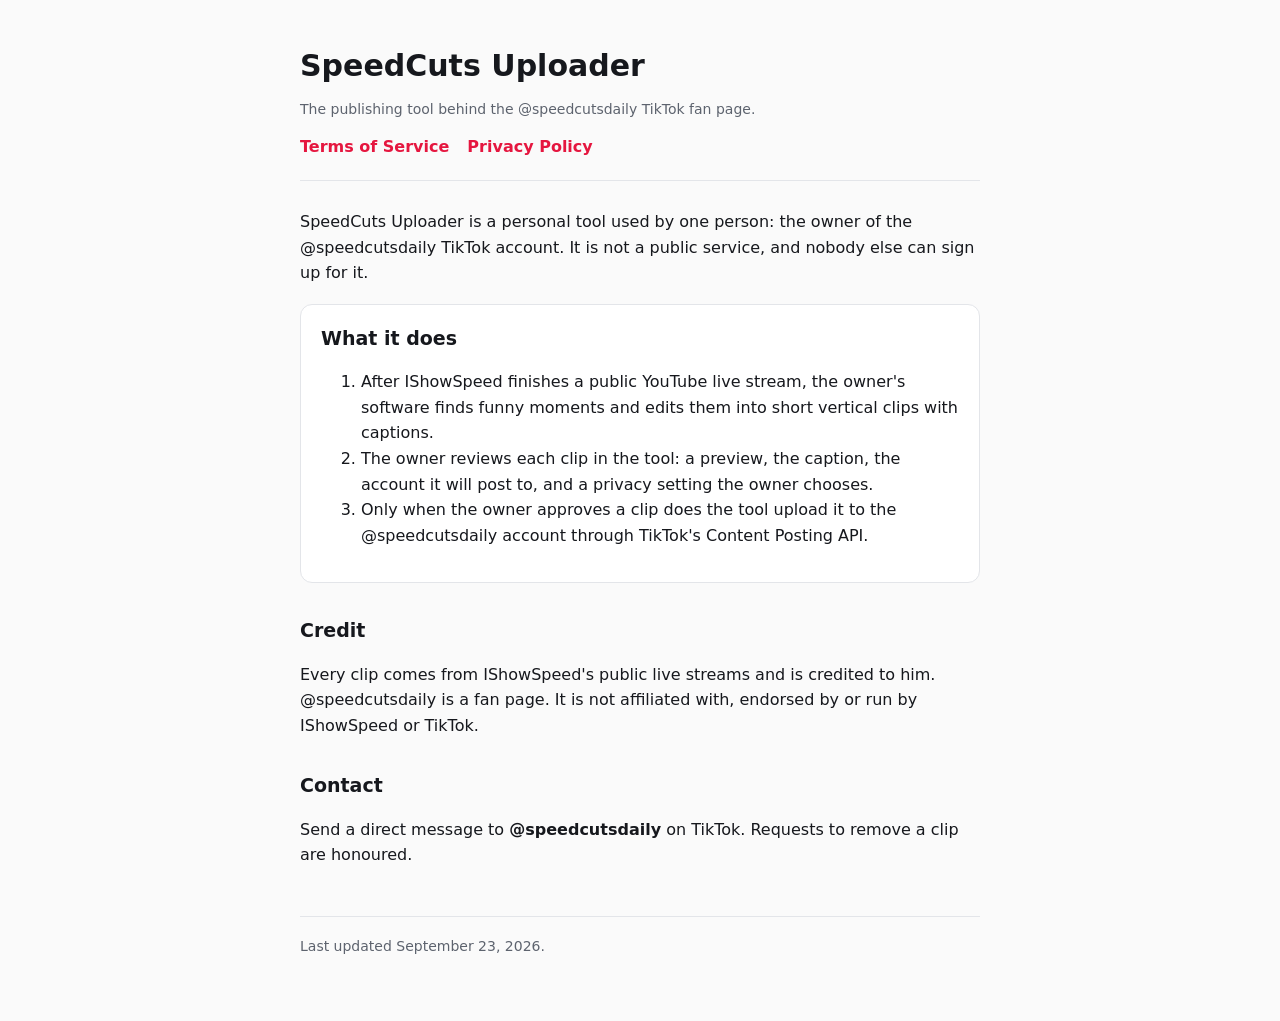
<file: index.html>
<!doctype html>
<html lang="en">
<head>
<meta charset="utf-8">
<meta name="viewport" content="width=device-width, initial-scale=1">
<title>SpeedCuts Uploader</title>
<meta name="description" content="A private, single-user tool that publishes IShowSpeed fan clips to the @speedcutsdaily TikTok account.">
<link rel="stylesheet" href="style.css">
</head>
<body>
<main>
<header>
  <h1>SpeedCuts Uploader</h1>
  <p class="muted">The publishing tool behind the @speedcutsdaily TikTok fan page.</p>
  <nav><a href="terms.html">Terms of Service</a><a href="privacy.html">Privacy Policy</a></nav>
</header>

<p>SpeedCuts Uploader is a personal tool used by one person: the owner of the @speedcutsdaily TikTok account. It is not a public service, and nobody else can sign up for it.</p>

<div class="card">
  <h2 style="margin-top:0">What it does</h2>
  <ol>
    <li>After IShowSpeed finishes a public YouTube live stream, the owner's software finds funny moments and edits them into short vertical clips with captions.</li>
    <li>The owner reviews each clip in the tool: a preview, the caption, the account it will post to, and a privacy setting the owner chooses.</li>
    <li>Only when the owner approves a clip does the tool upload it to the @speedcutsdaily account through TikTok's Content Posting API.</li>
  </ol>
</div>

<h2>Credit</h2>
<p>Every clip comes from IShowSpeed's public live streams and is credited to him. @speedcutsdaily is a fan page. It is not affiliated with, endorsed by or run by IShowSpeed or TikTok.</p>

<h2>Contact</h2>
<p>Send a direct message to <strong>@speedcutsdaily</strong> on TikTok. Requests to remove a clip are honoured.</p>

<footer>Last updated September 23, 2026.</footer>
</main>
</body>
</html>
</file>
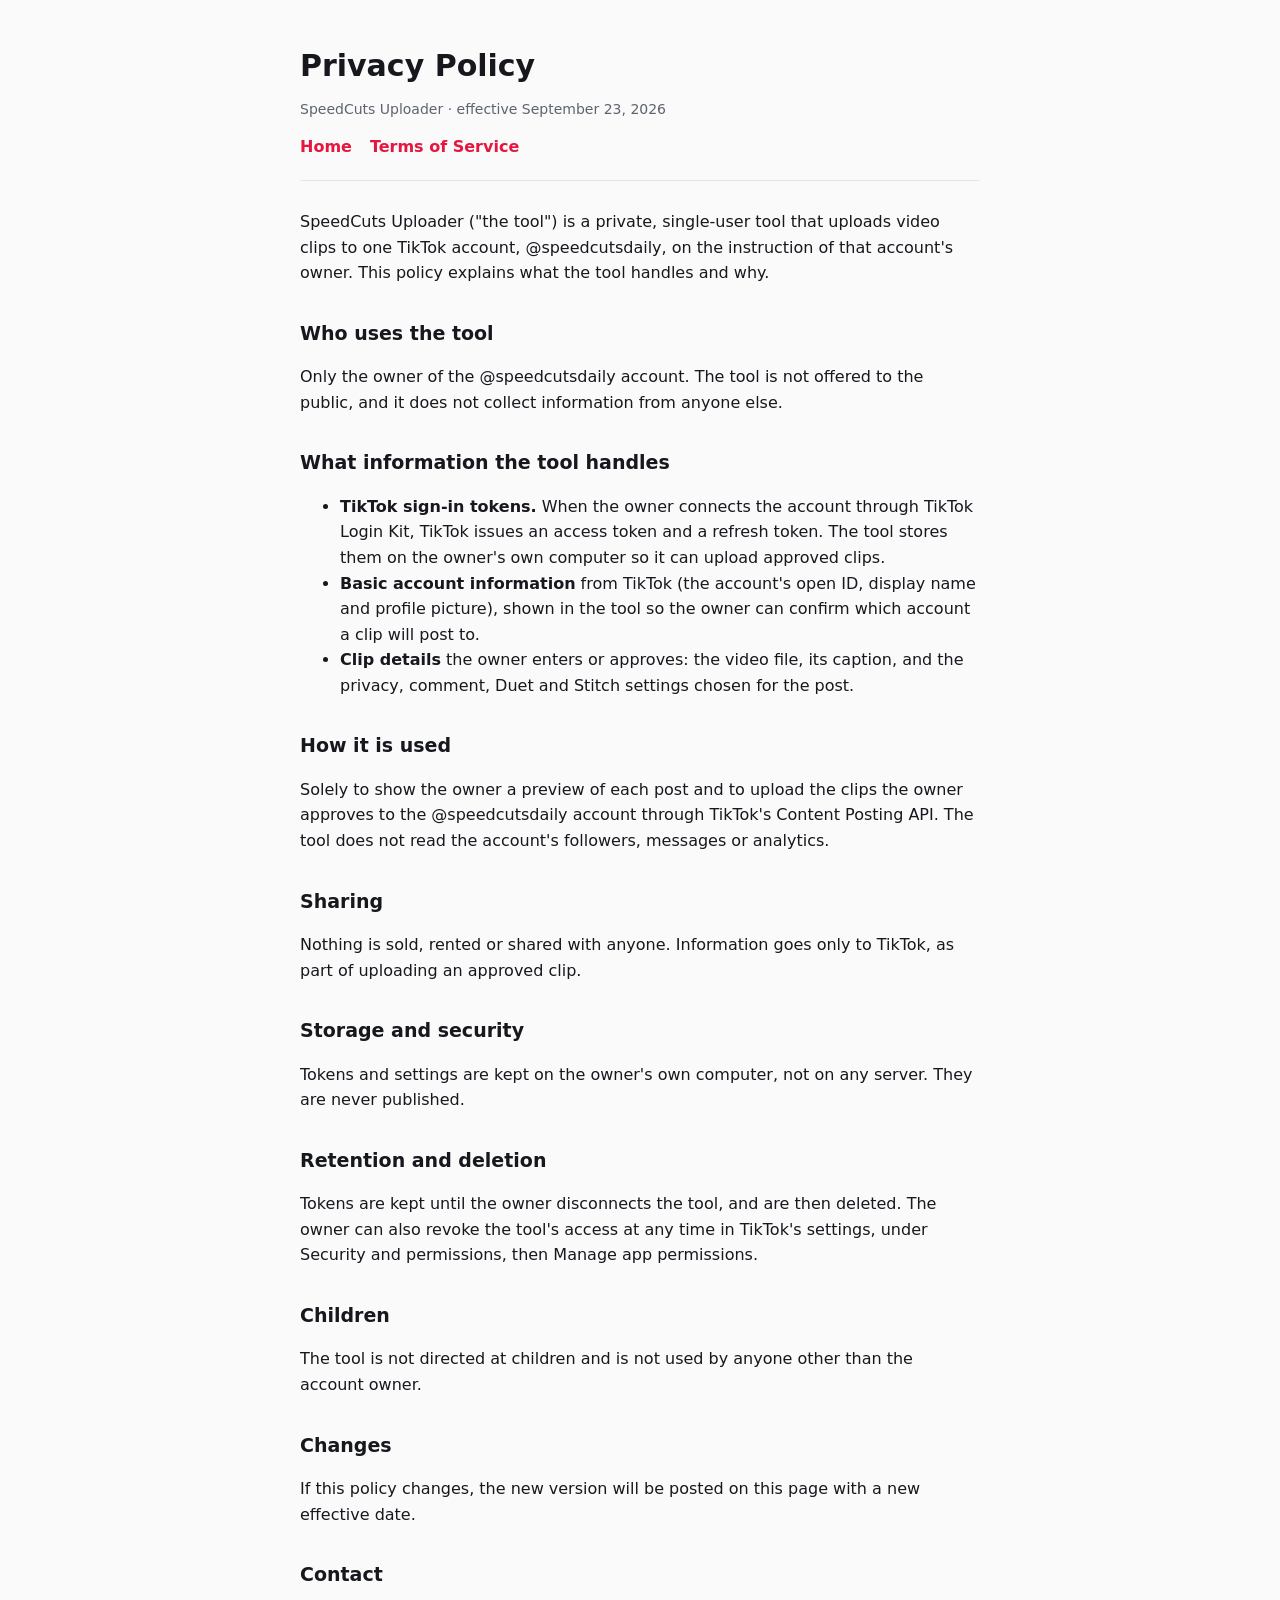
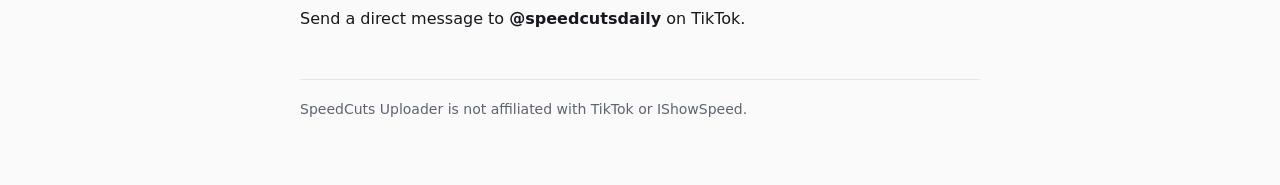
<file: privacy.html>
<!doctype html>
<html lang="en">
<head>
<meta charset="utf-8">
<meta name="viewport" content="width=device-width, initial-scale=1">
<title>Privacy Policy · SpeedCuts Uploader</title>
<link rel="stylesheet" href="style.css">
</head>
<body>
<main>
<header>
  <h1>Privacy Policy</h1>
  <p class="muted">SpeedCuts Uploader · effective September 23, 2026</p>
  <nav><a href="index.html">Home</a><a href="terms.html">Terms of Service</a></nav>
</header>

<p>SpeedCuts Uploader ("the tool") is a private, single-user tool that uploads video clips to one TikTok account, @speedcutsdaily, on the instruction of that account's owner. This policy explains what the tool handles and why.</p>

<h2>Who uses the tool</h2>
<p>Only the owner of the @speedcutsdaily account. The tool is not offered to the public, and it does not collect information from anyone else.</p>

<h2>What information the tool handles</h2>
<ul>
  <li><strong>TikTok sign-in tokens.</strong> When the owner connects the account through TikTok Login Kit, TikTok issues an access token and a refresh token. The tool stores them on the owner's own computer so it can upload approved clips.</li>
  <li><strong>Basic account information</strong> from TikTok (the account's open ID, display name and profile picture), shown in the tool so the owner can confirm which account a clip will post to.</li>
  <li><strong>Clip details</strong> the owner enters or approves: the video file, its caption, and the privacy, comment, Duet and Stitch settings chosen for the post.</li>
</ul>

<h2>How it is used</h2>
<p>Solely to show the owner a preview of each post and to upload the clips the owner approves to the @speedcutsdaily account through TikTok's Content Posting API. The tool does not read the account's followers, messages or analytics.</p>

<h2>Sharing</h2>
<p>Nothing is sold, rented or shared with anyone. Information goes only to TikTok, as part of uploading an approved clip.</p>

<h2>Storage and security</h2>
<p>Tokens and settings are kept on the owner's own computer, not on any server. They are never published.</p>

<h2>Retention and deletion</h2>
<p>Tokens are kept until the owner disconnects the tool, and are then deleted. The owner can also revoke the tool's access at any time in TikTok's settings, under Security and permissions, then Manage app permissions.</p>

<h2>Children</h2>
<p>The tool is not directed at children and is not used by anyone other than the account owner.</p>

<h2>Changes</h2>
<p>If this policy changes, the new version will be posted on this page with a new effective date.</p>

<h2>Contact</h2>
<p>Send a direct message to <strong>@speedcutsdaily</strong> on TikTok.</p>

<footer>SpeedCuts Uploader is not affiliated with TikTok or IShowSpeed.</footer>
</main>
</body>
</html>
</file>
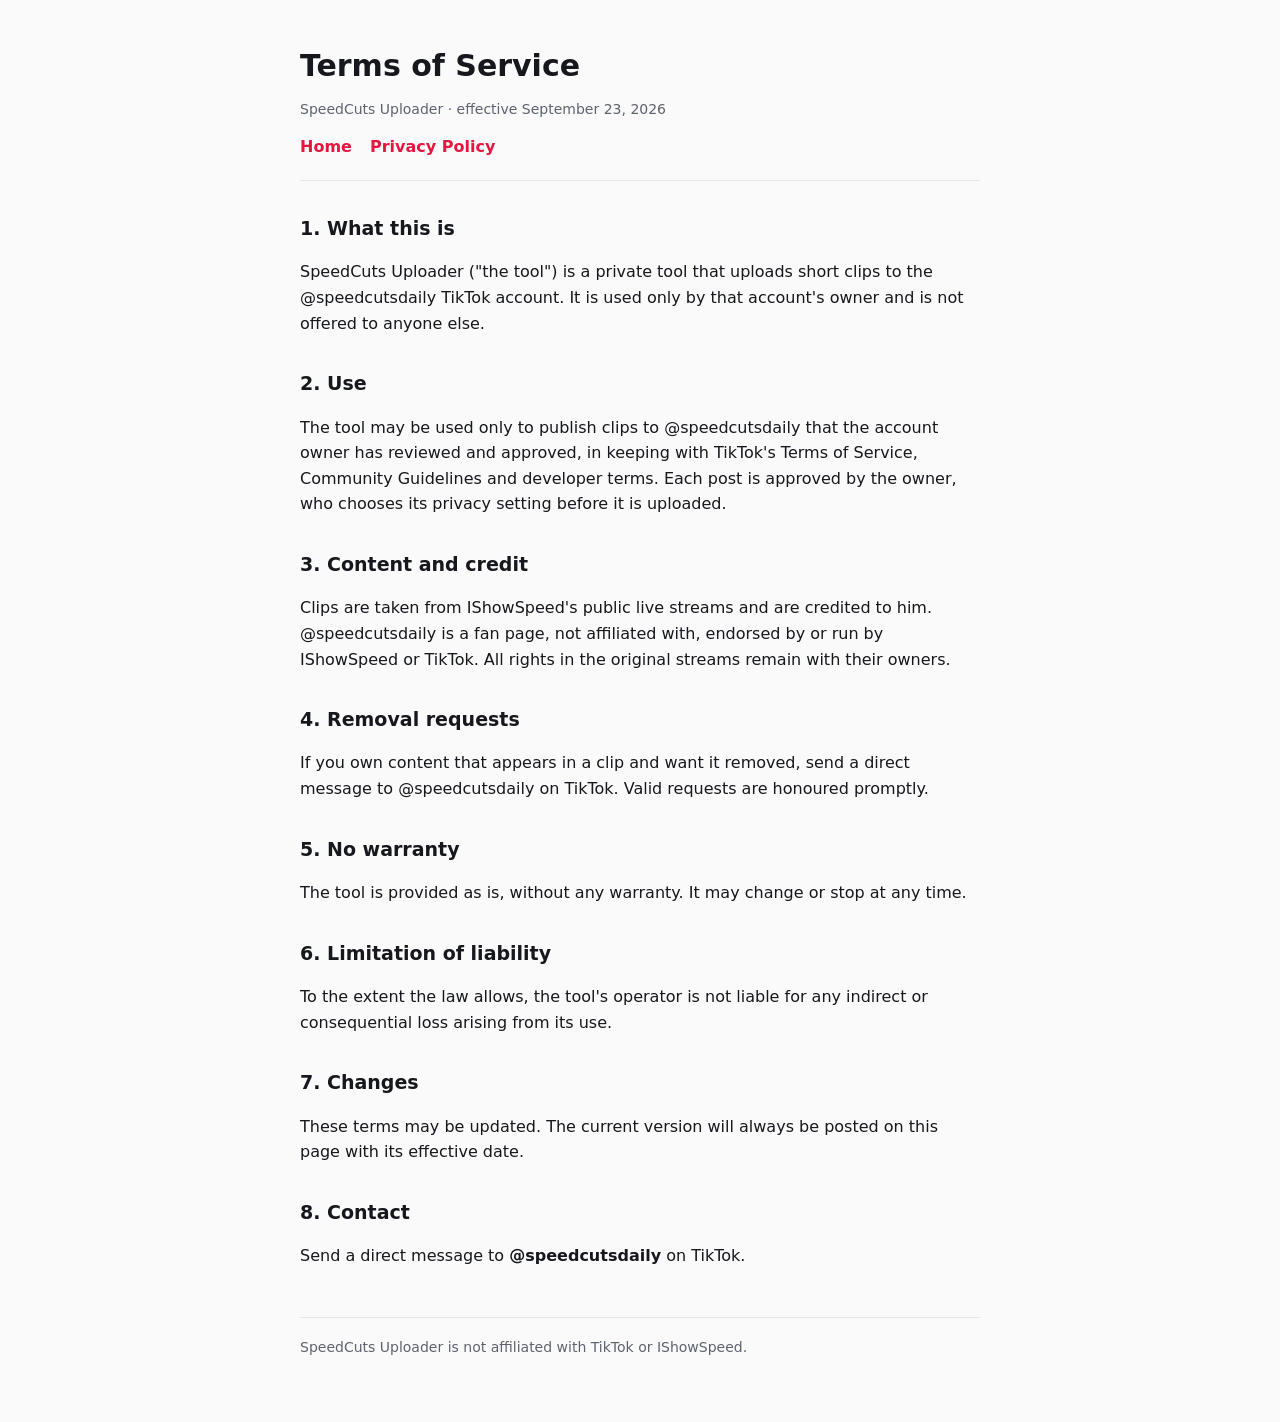
<file: terms.html>
<!doctype html>
<html lang="en">
<head>
<meta charset="utf-8">
<meta name="viewport" content="width=device-width, initial-scale=1">
<title>Terms of Service · SpeedCuts Uploader</title>
<link rel="stylesheet" href="style.css">
</head>
<body>
<main>
<header>
  <h1>Terms of Service</h1>
  <p class="muted">SpeedCuts Uploader · effective September 23, 2026</p>
  <nav><a href="index.html">Home</a><a href="privacy.html">Privacy Policy</a></nav>
</header>

<h2>1. What this is</h2>
<p>SpeedCuts Uploader ("the tool") is a private tool that uploads short clips to the @speedcutsdaily TikTok account. It is used only by that account's owner and is not offered to anyone else.</p>

<h2>2. Use</h2>
<p>The tool may be used only to publish clips to @speedcutsdaily that the account owner has reviewed and approved, in keeping with TikTok's Terms of Service, Community Guidelines and developer terms. Each post is approved by the owner, who chooses its privacy setting before it is uploaded.</p>

<h2>3. Content and credit</h2>
<p>Clips are taken from IShowSpeed's public live streams and are credited to him. @speedcutsdaily is a fan page, not affiliated with, endorsed by or run by IShowSpeed or TikTok. All rights in the original streams remain with their owners.</p>

<h2>4. Removal requests</h2>
<p>If you own content that appears in a clip and want it removed, send a direct message to @speedcutsdaily on TikTok. Valid requests are honoured promptly.</p>

<h2>5. No warranty</h2>
<p>The tool is provided as is, without any warranty. It may change or stop at any time.</p>

<h2>6. Limitation of liability</h2>
<p>To the extent the law allows, the tool's operator is not liable for any indirect or consequential loss arising from its use.</p>

<h2>7. Changes</h2>
<p>These terms may be updated. The current version will always be posted on this page with its effective date.</p>

<h2>8. Contact</h2>
<p>Send a direct message to <strong>@speedcutsdaily</strong> on TikTok.</p>

<footer>SpeedCuts Uploader is not affiliated with TikTok or IShowSpeed.</footer>
</main>
</body>
</html>
</file>
<file: style.css>
:root { --bg: #0f1115; --fg: #e8e9ec; --muted: #9aa0aa; --accent: #fe2c55; --card: #171a20; --line: #262a33; }
@media (prefers-color-scheme: light) {
  :root { --bg: #fafafa; --fg: #16181d; --muted: #5d636e; --accent: #e5163f; --card: #ffffff; --line: #e3e5e9; }
}
* { box-sizing: border-box; }
body { margin: 0; background: var(--bg); color: var(--fg); font: 16px/1.6 system-ui, -apple-system, "Segoe UI", Roboto, sans-serif; }
main { max-width: 720px; margin: 0 auto; padding: 48px 20px 64px; }
header { border-bottom: 1px solid var(--line); padding-bottom: 20px; margin-bottom: 28px; }
h1 { font-size: 30px; line-height: 1.2; margin: 0 0 6px; }
h2 { font-size: 19px; margin: 32px 0 8px; }
p, li { color: var(--fg); }
.muted { color: var(--muted); font-size: 14px; }
a { color: var(--accent); }
nav a { margin-right: 18px; font-weight: 600; text-decoration: none; }
.card { background: var(--card); border: 1px solid var(--line); border-radius: 12px; padding: 18px 20px; margin: 18px 0; }
footer { margin-top: 48px; padding-top: 18px; border-top: 1px solid var(--line); color: var(--muted); font-size: 14px; }
</file>
